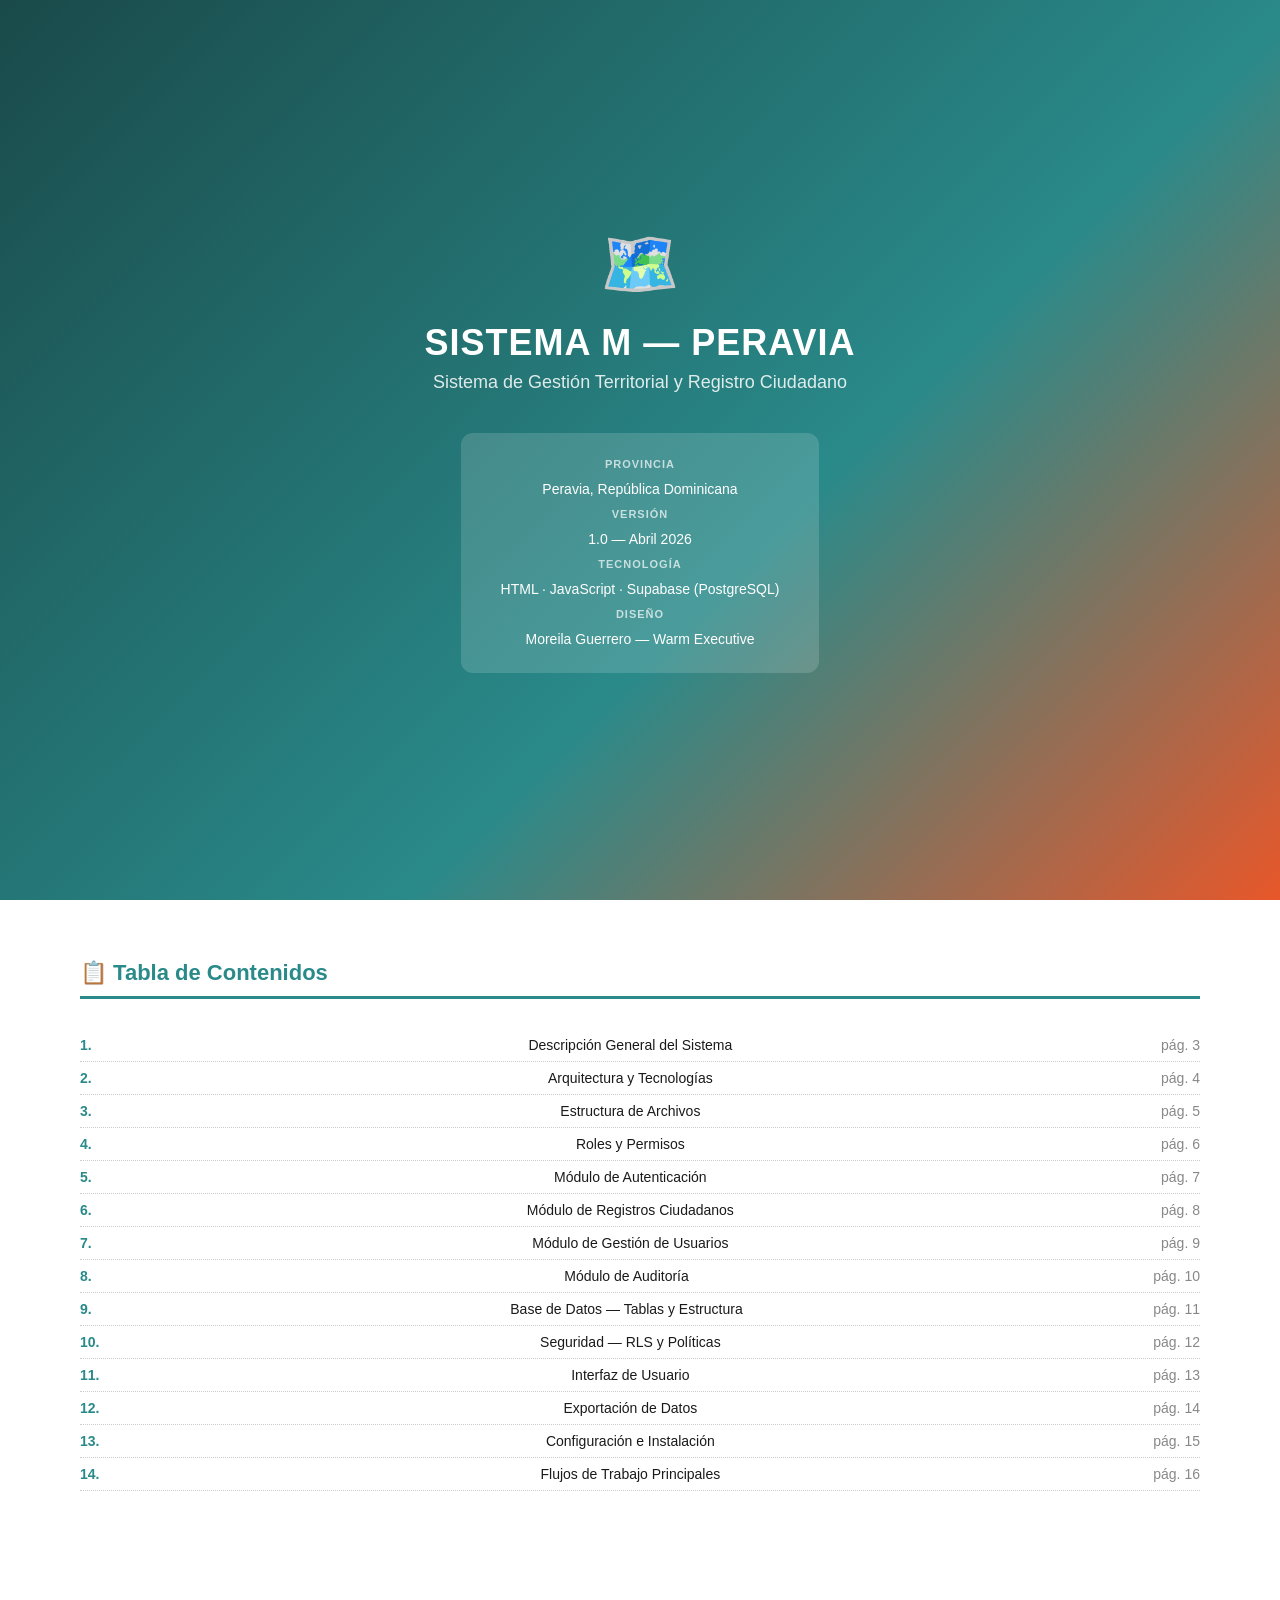
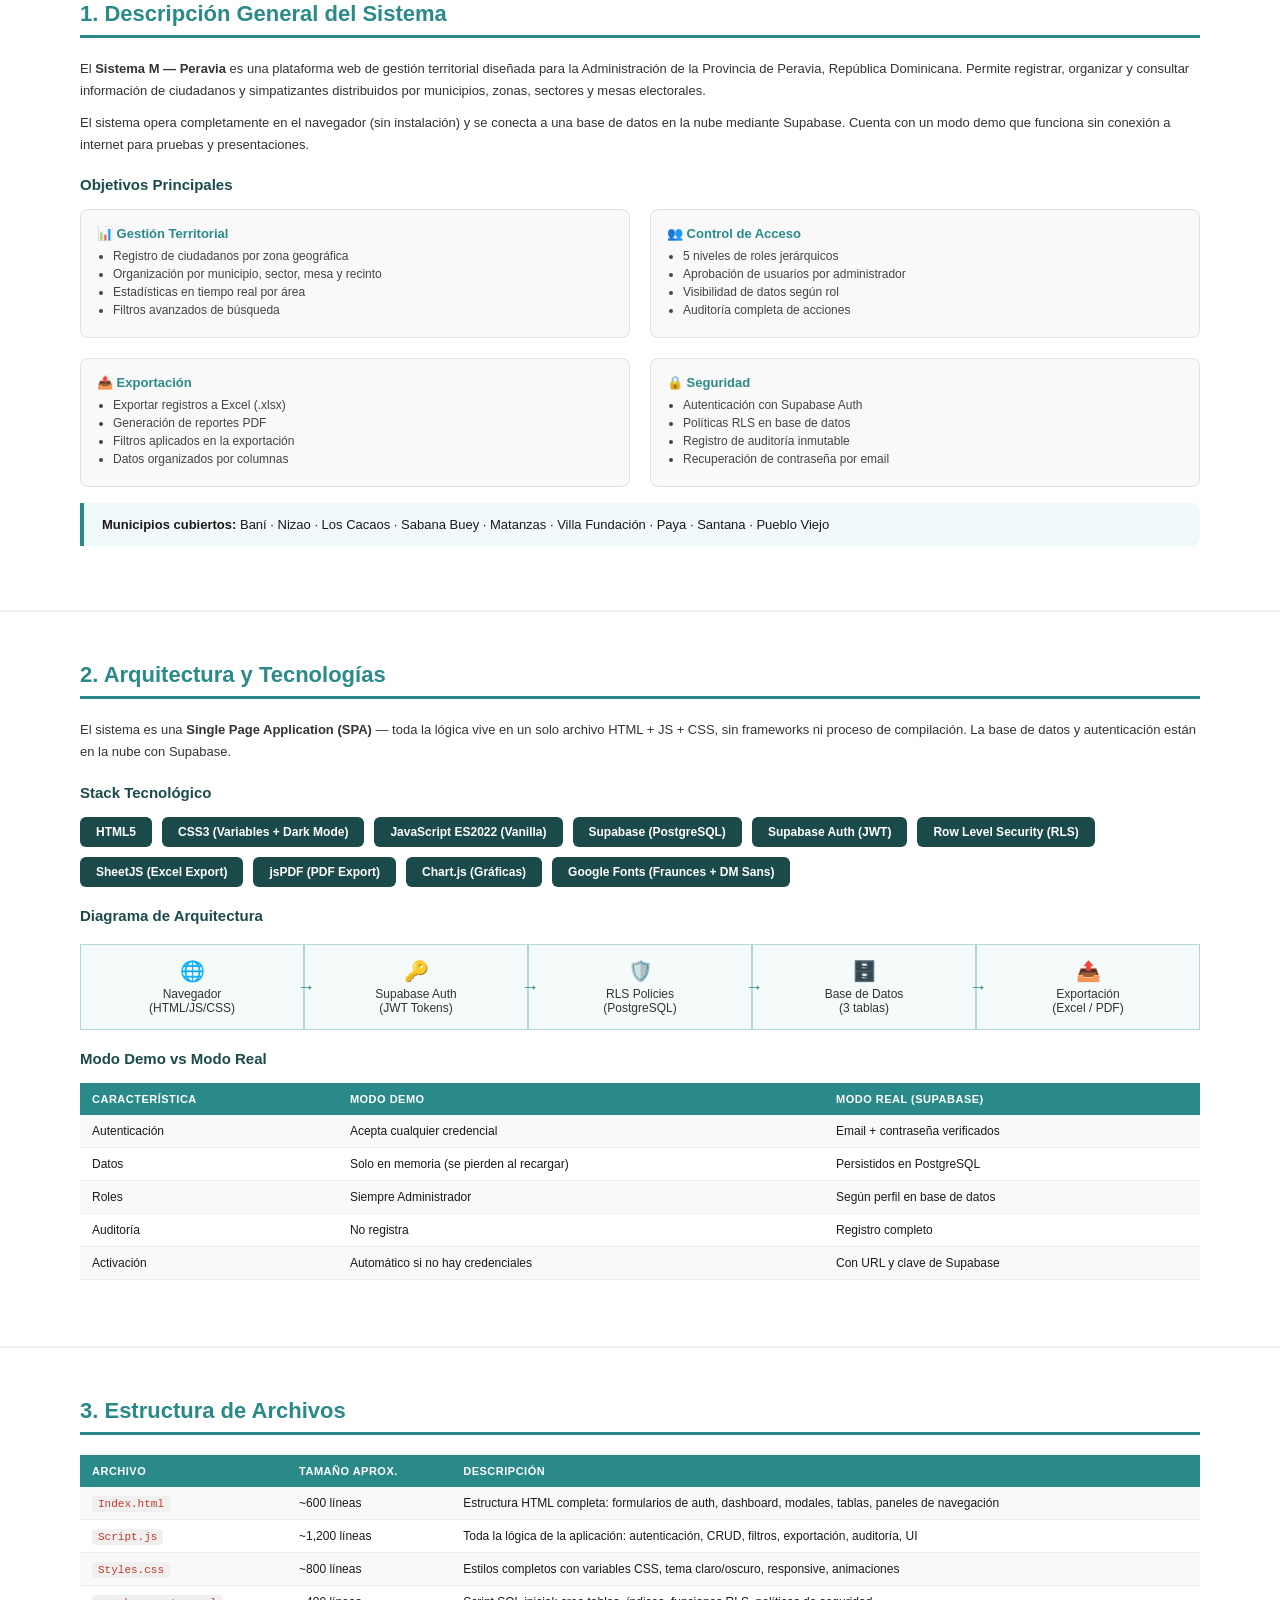
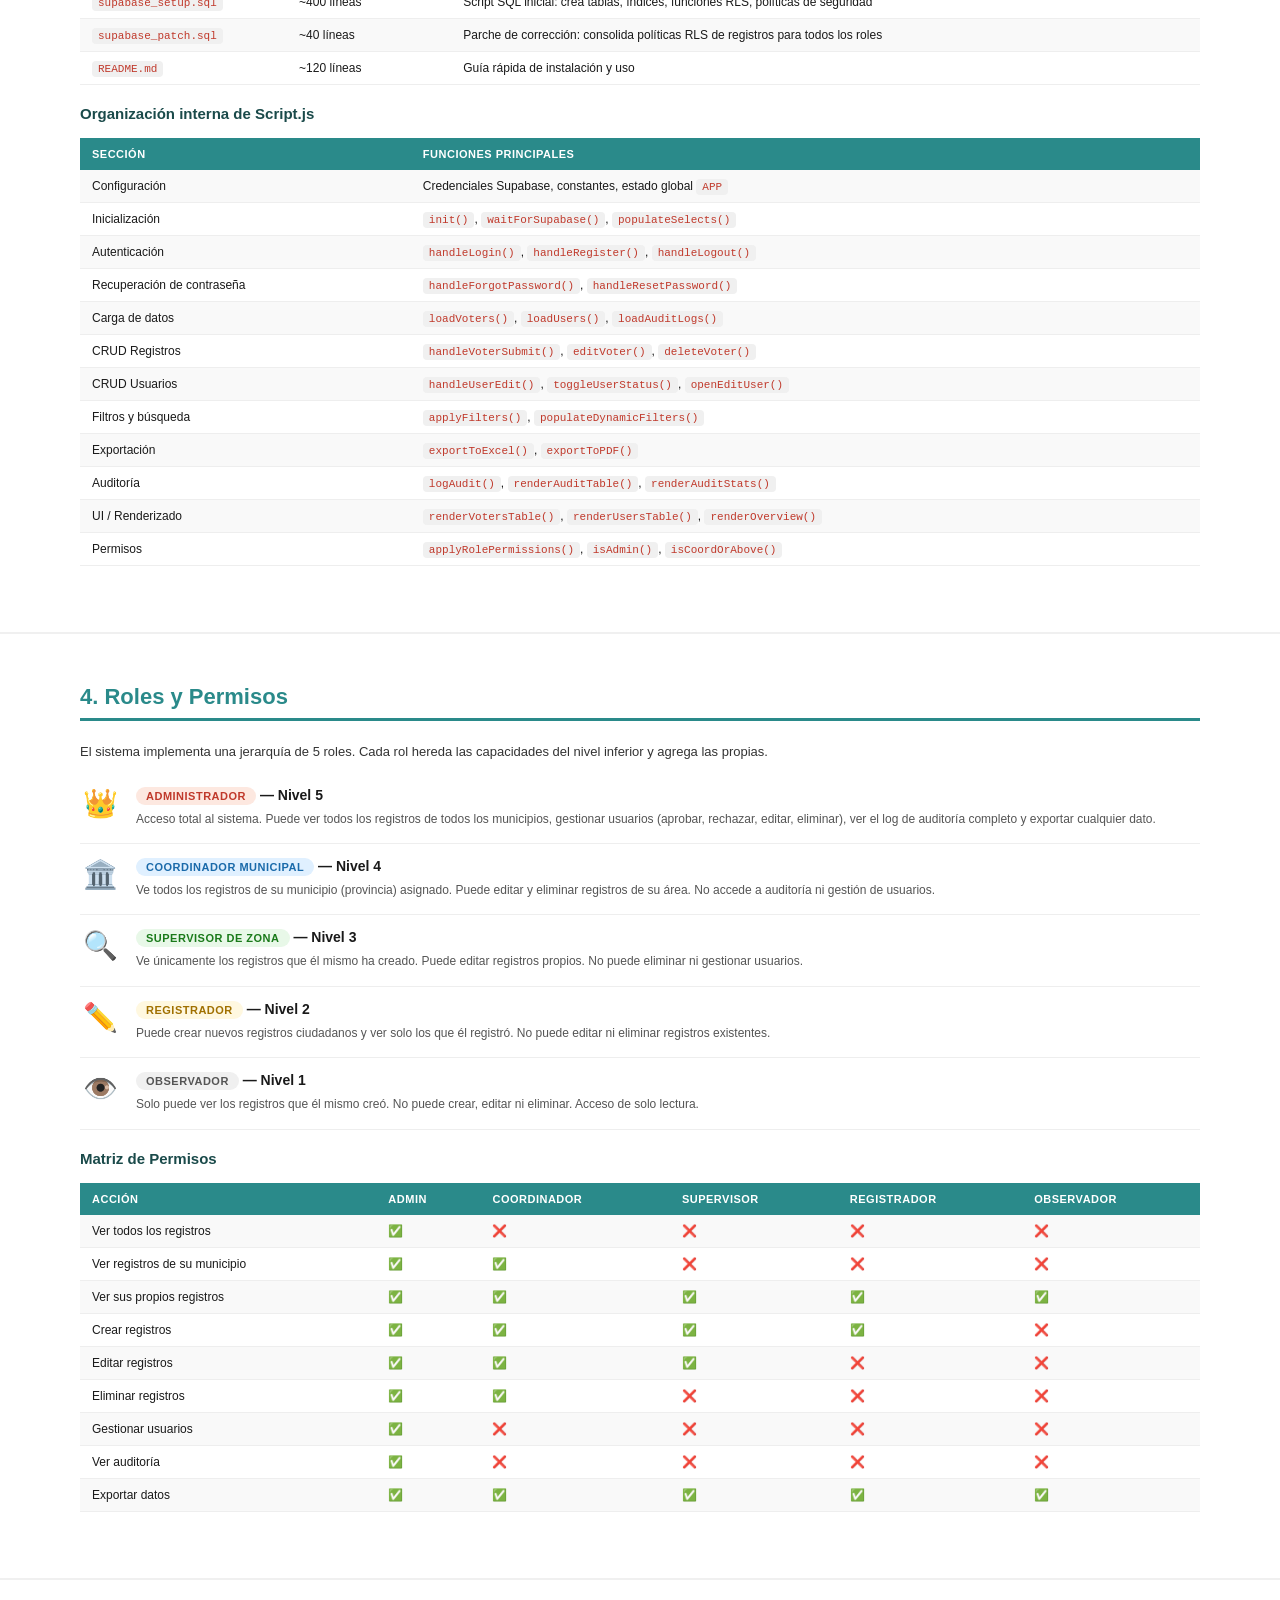
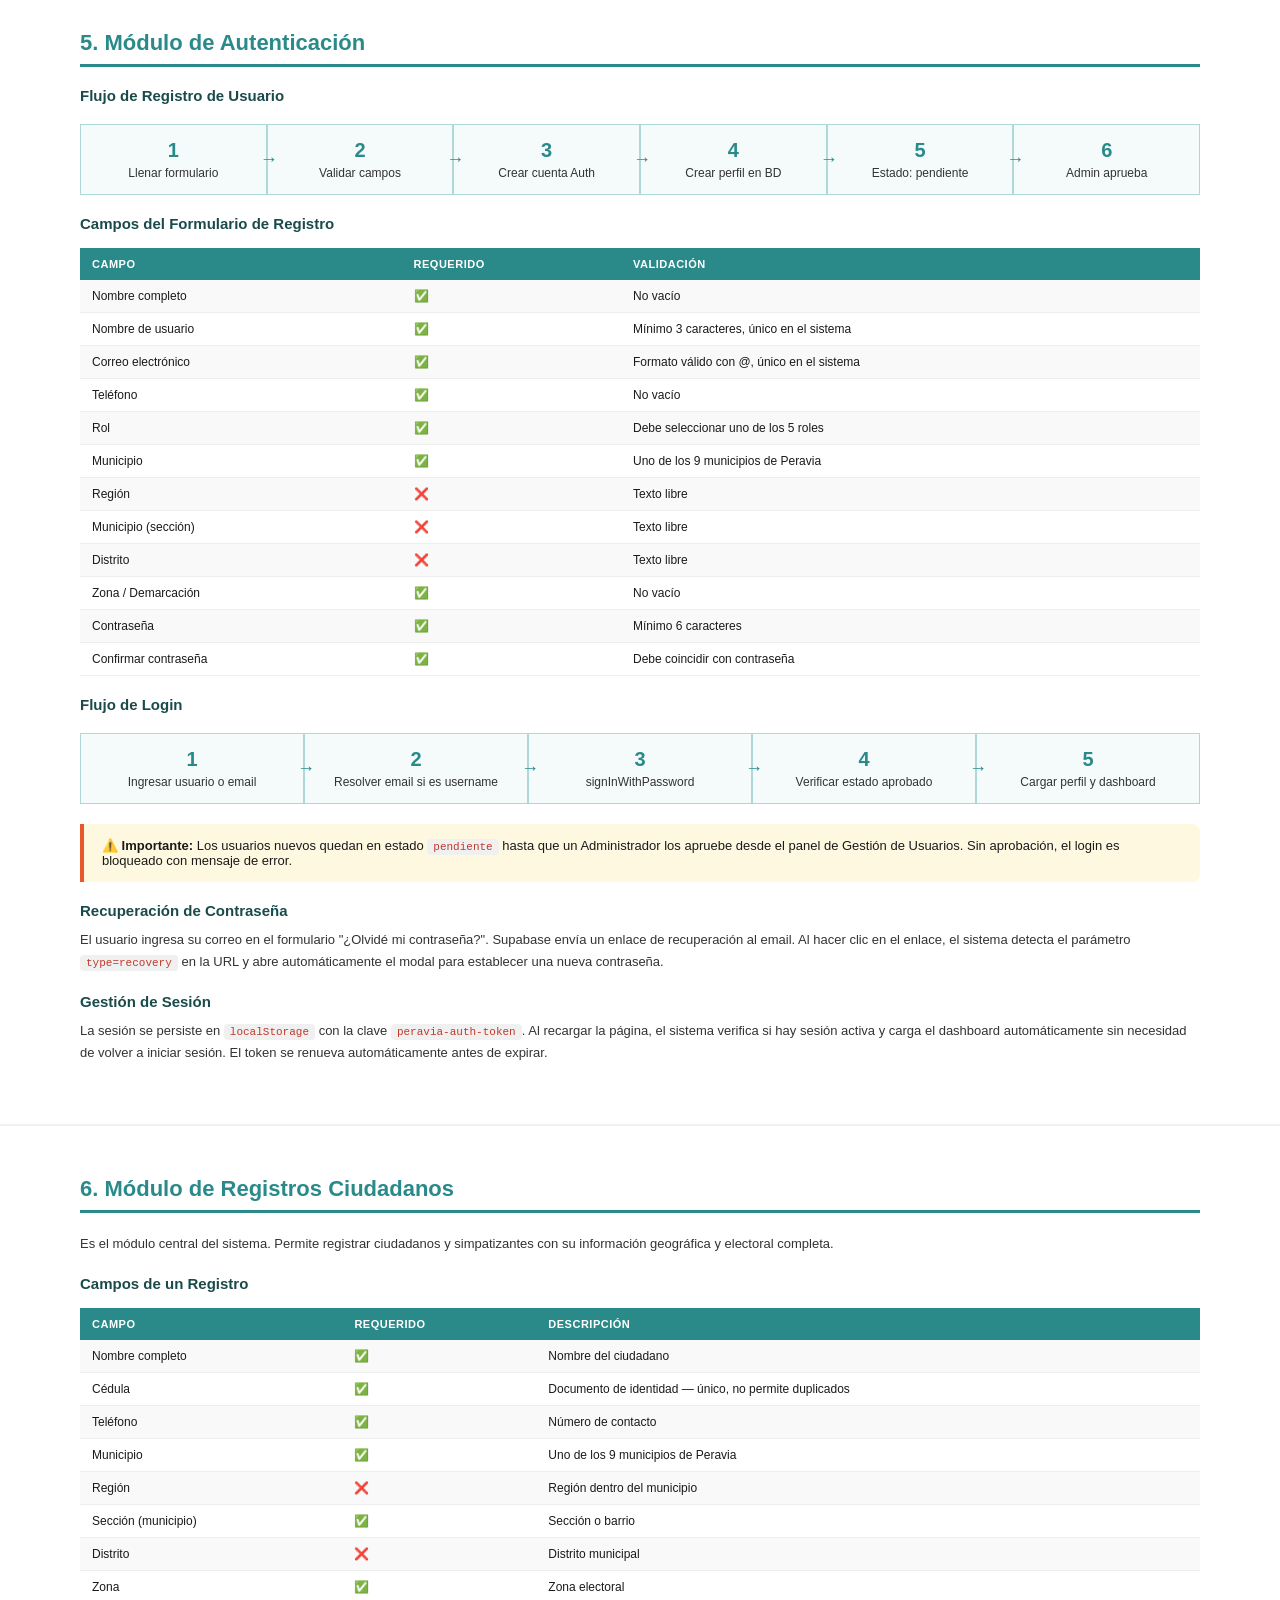
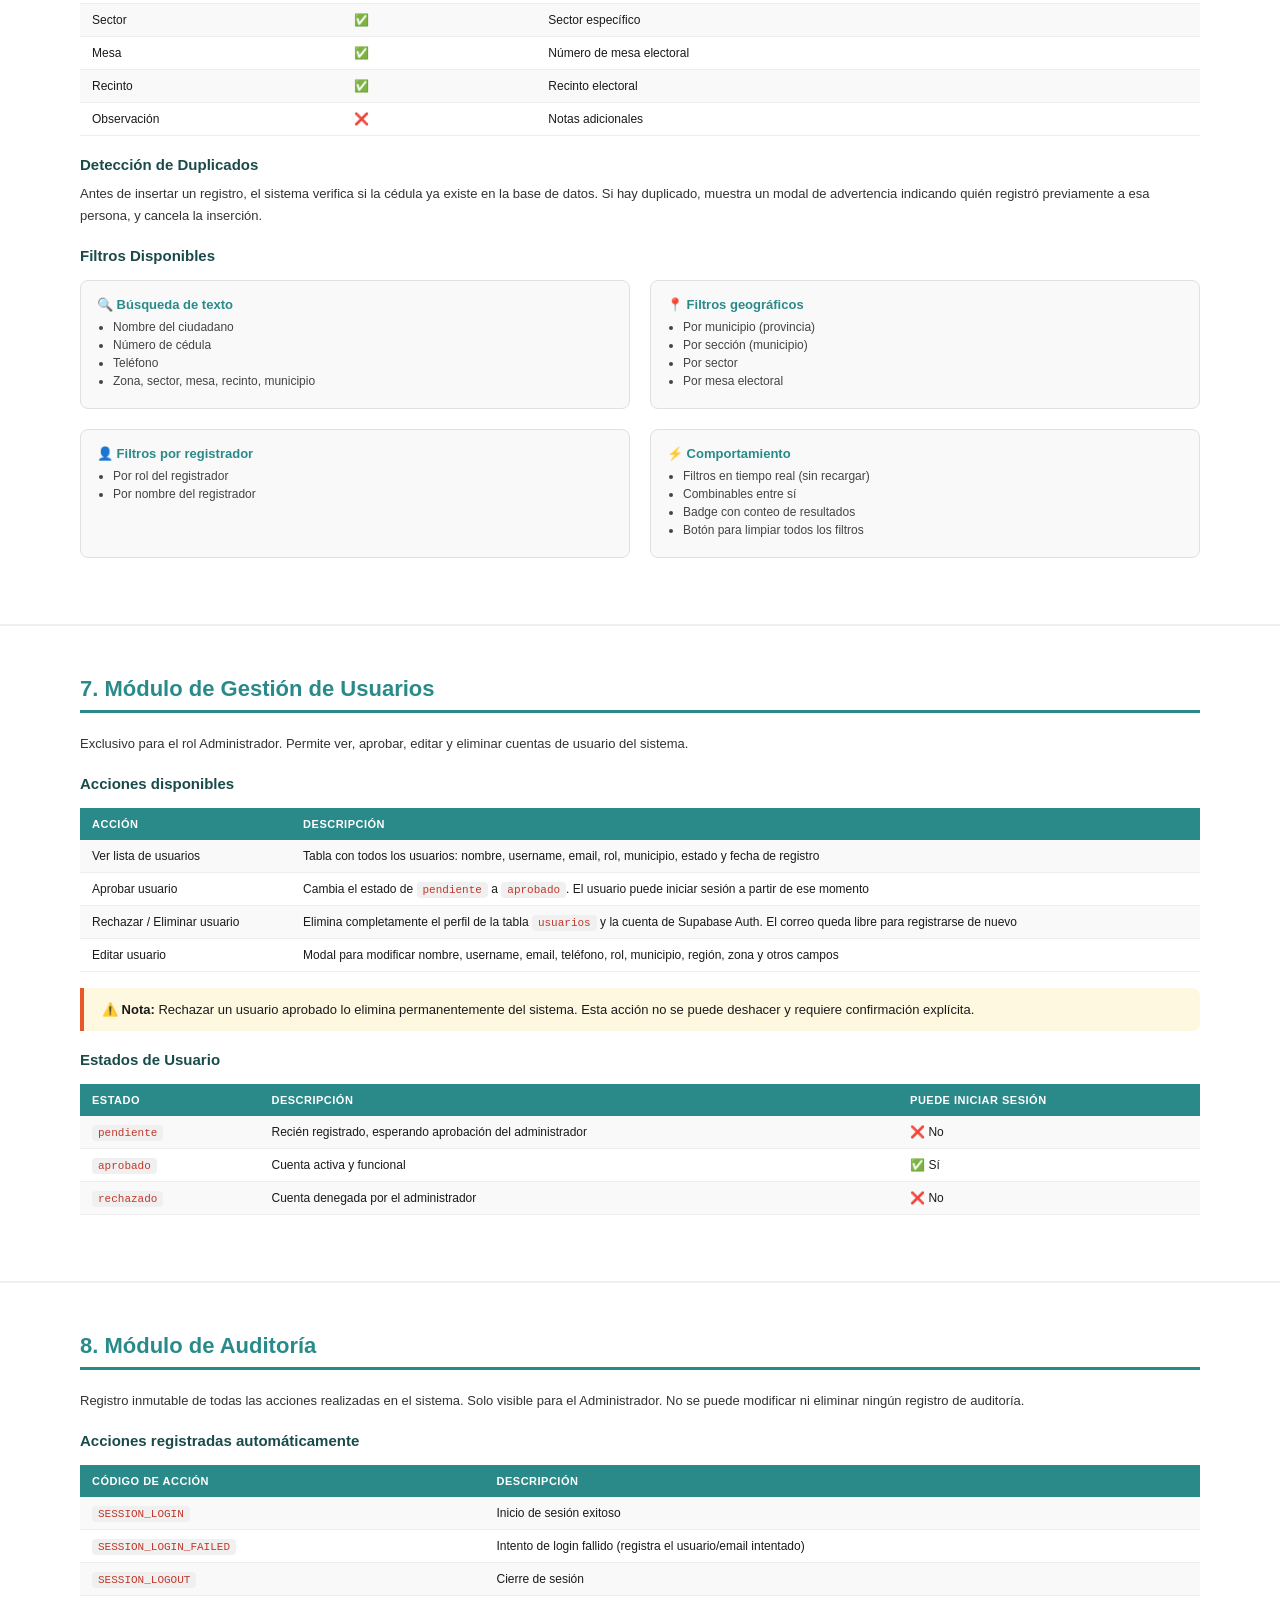
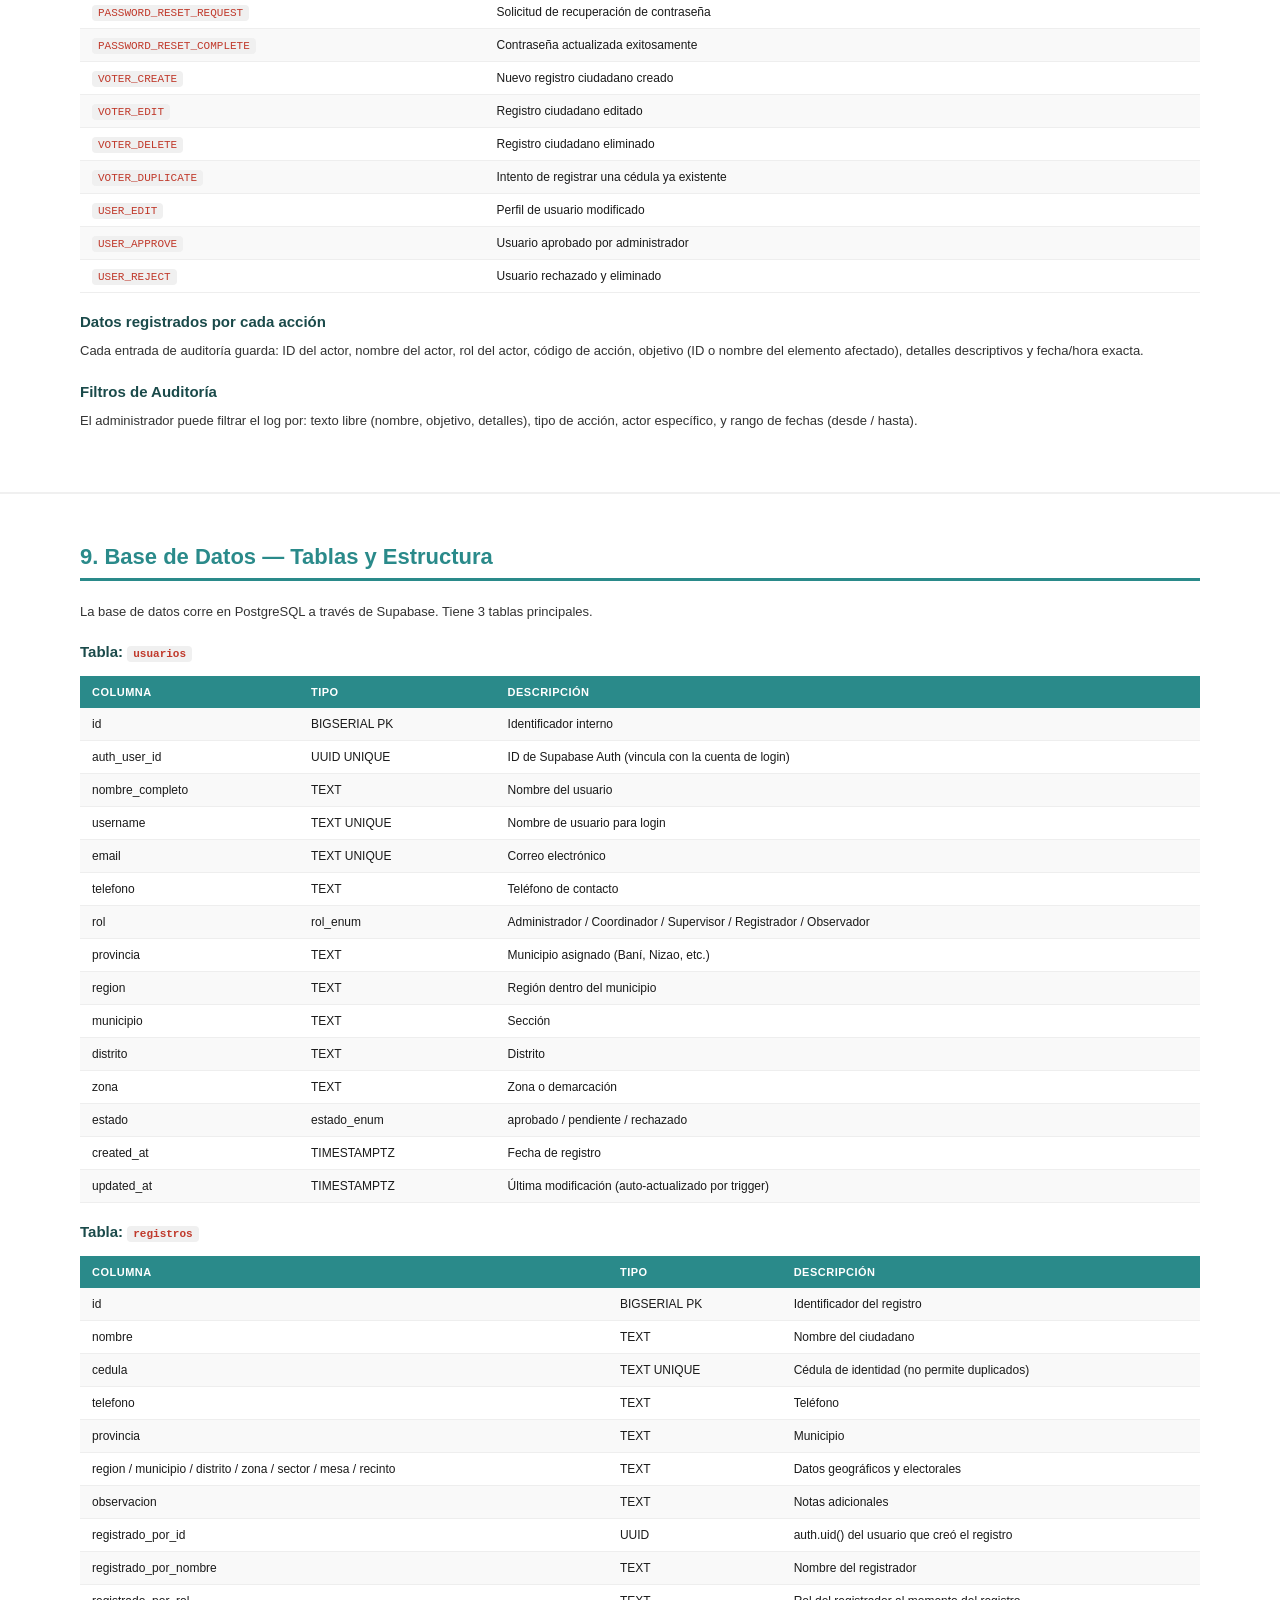
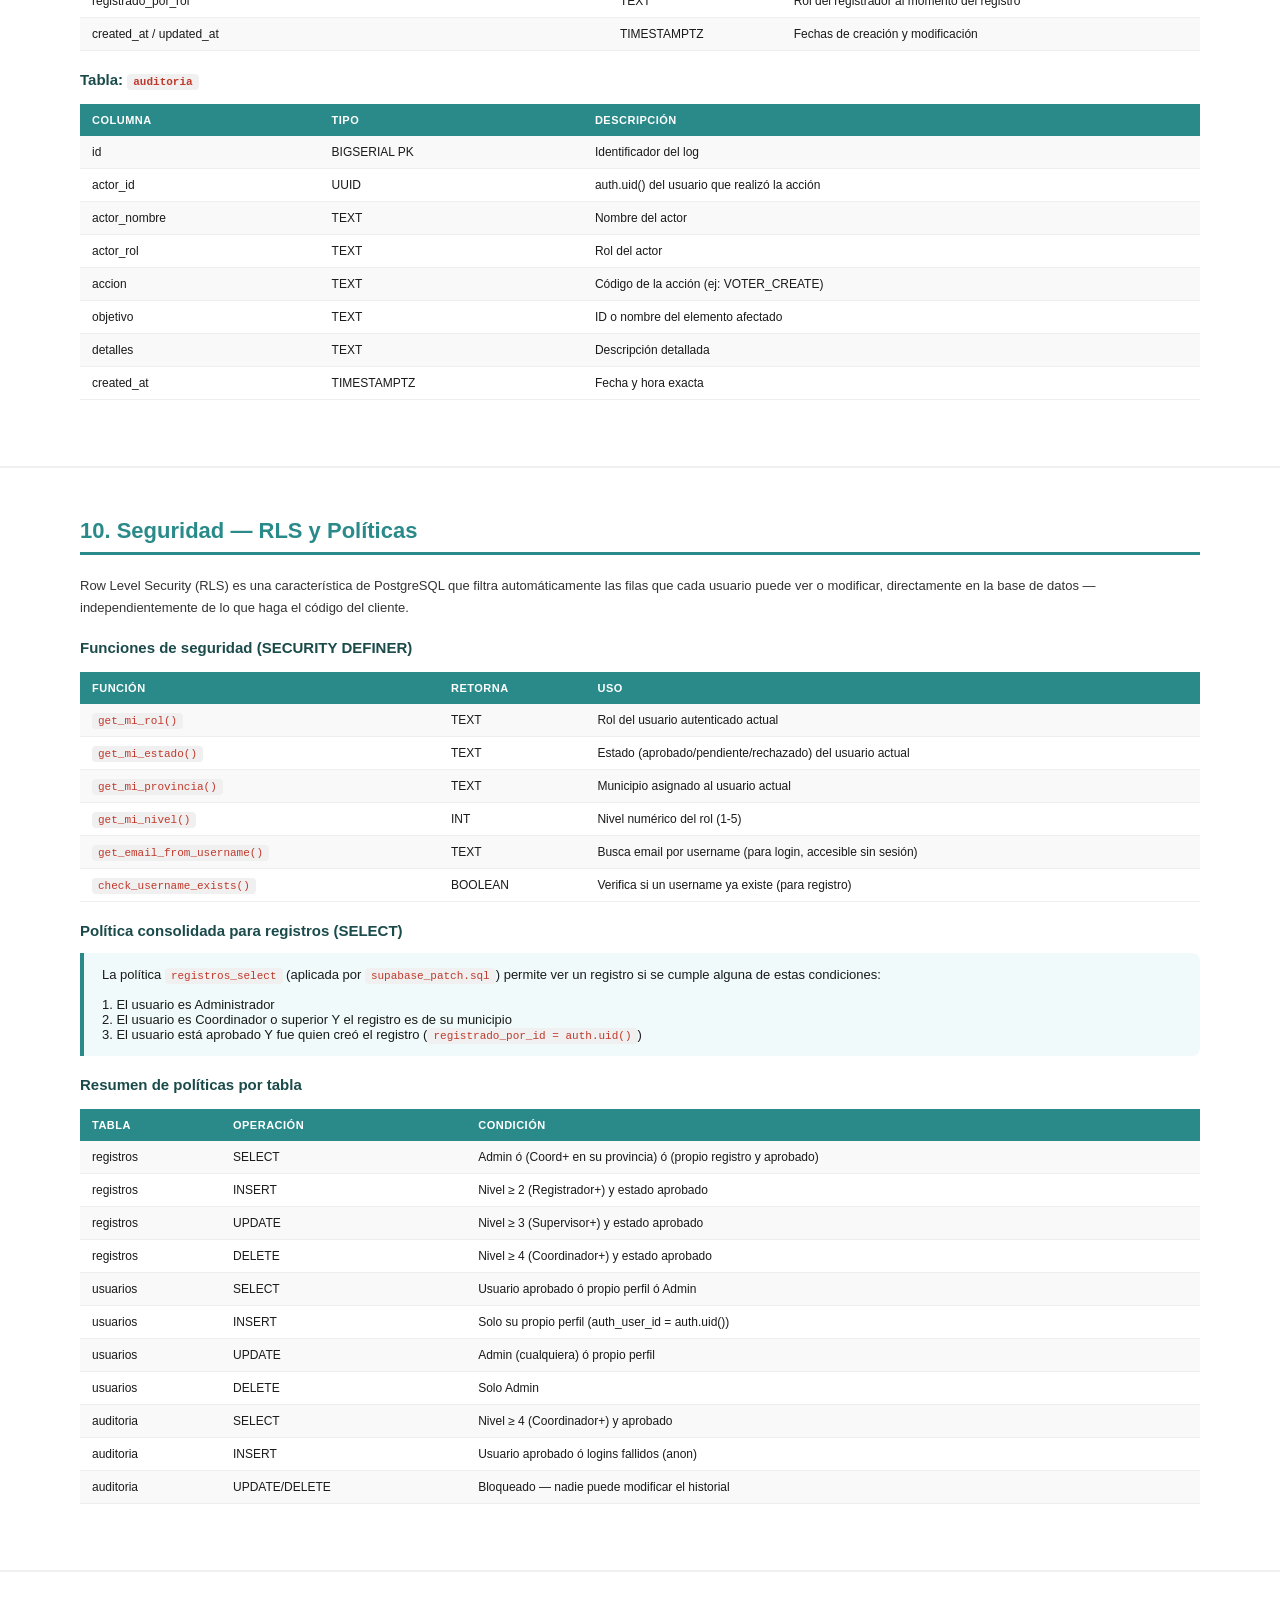
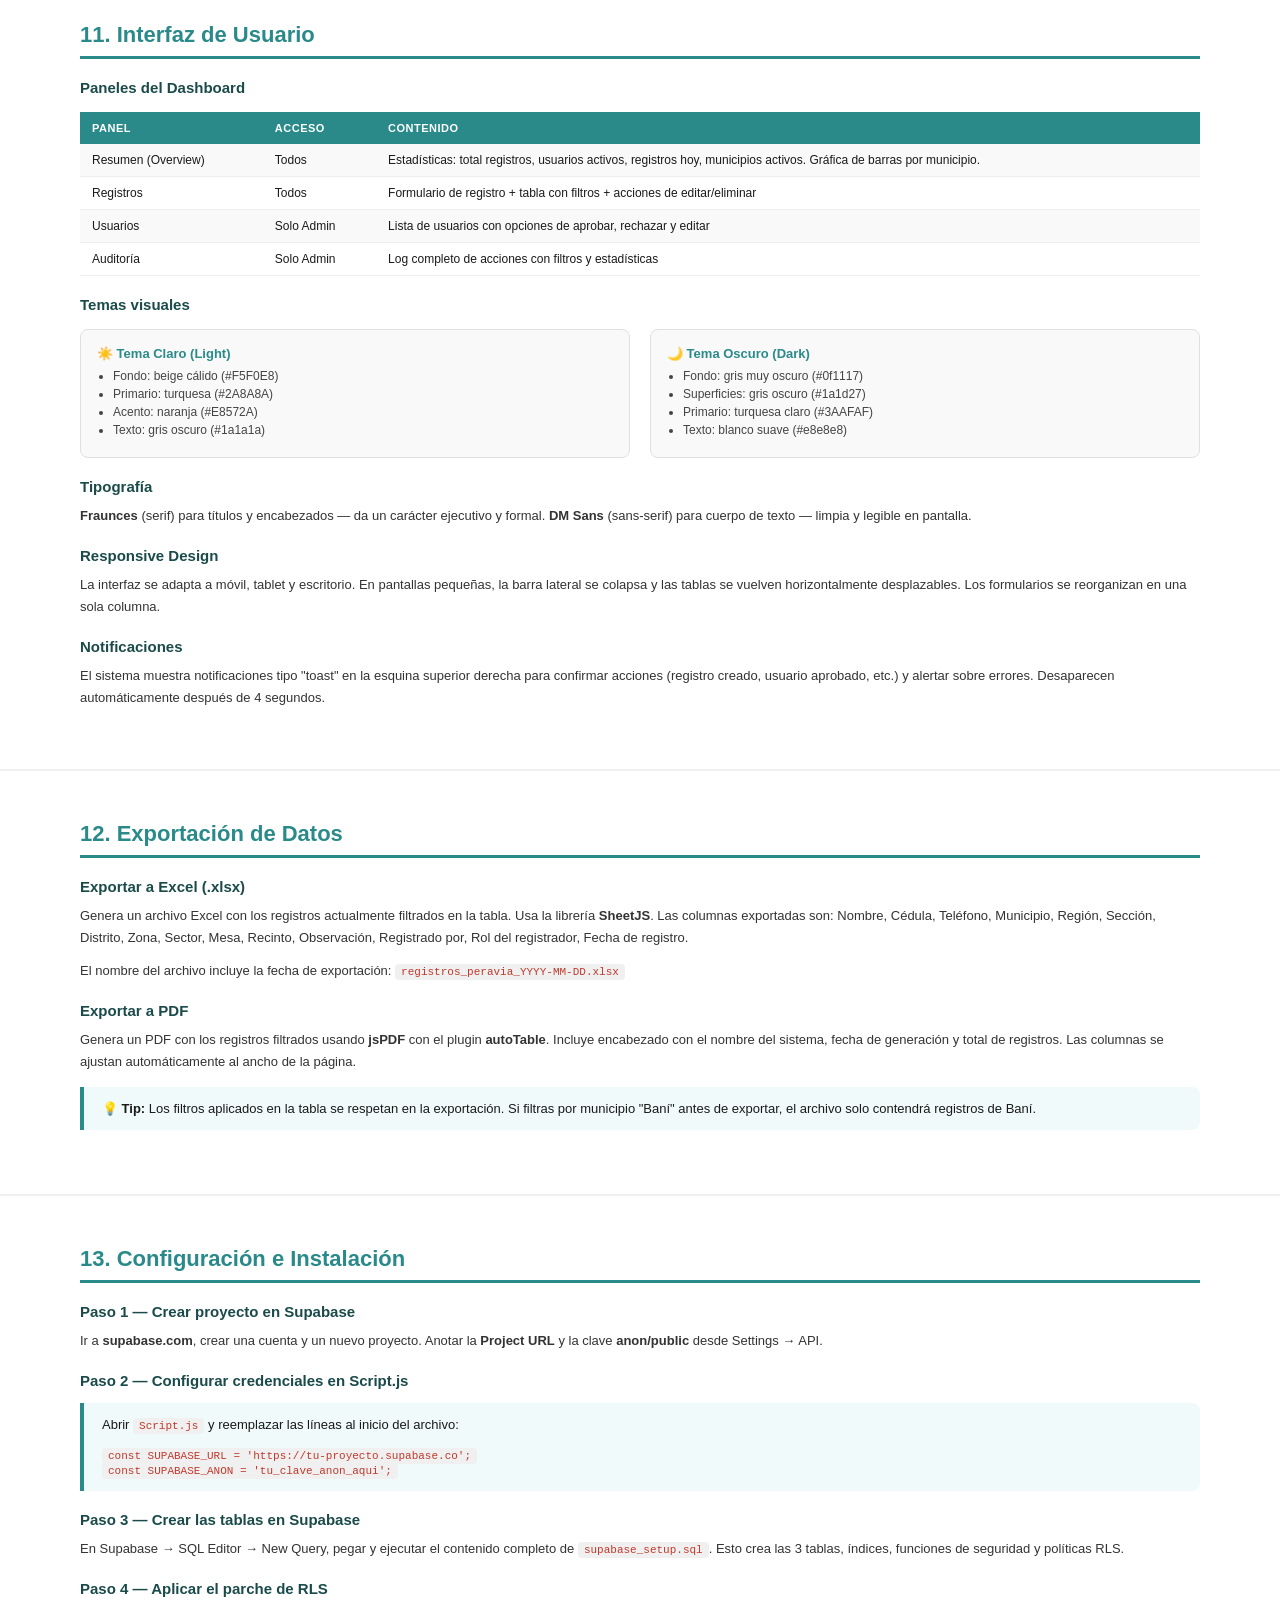
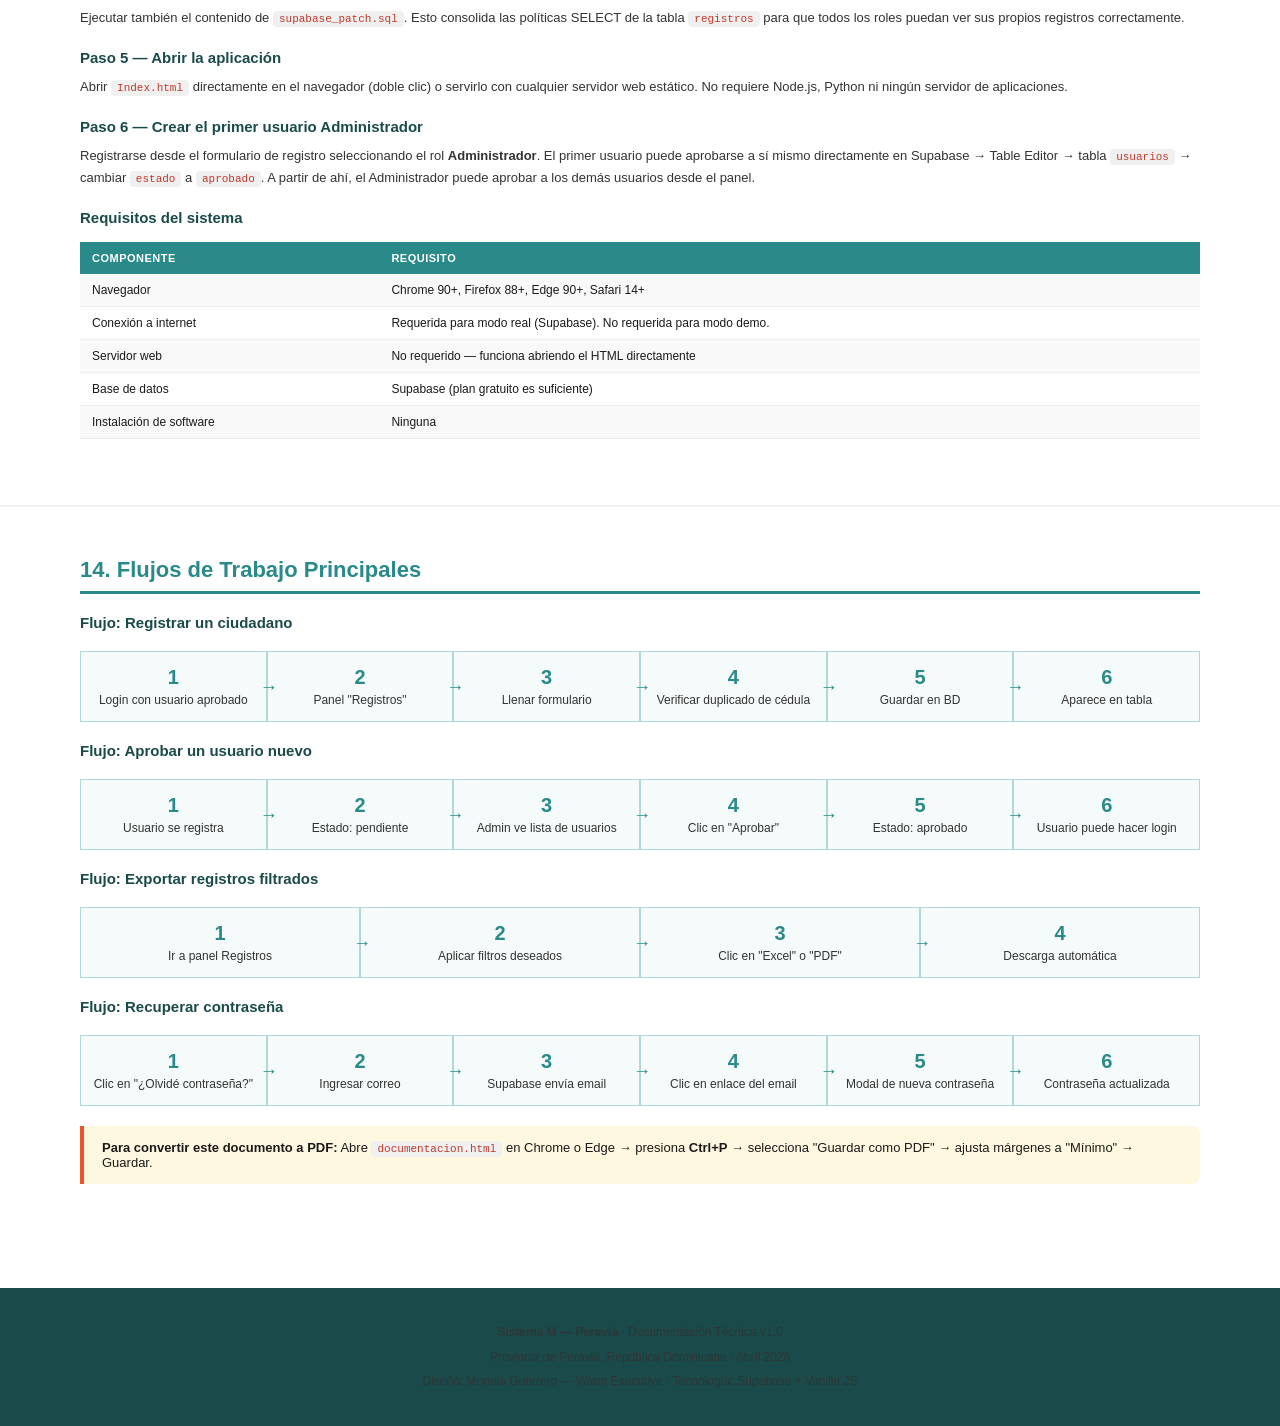
<file: documentacion.html>
<!DOCTYPE html>
<html lang="es">
<head>
<meta charset="UTF-8">
<meta name="viewport" content="width=device-width, initial-scale=1.0">
<title>Documentación — Sistema M Peravia</title>
<style>
  * { margin: 0; padding: 0; box-sizing: border-box; }
  body { font-family: 'Segoe UI', Arial, sans-serif; font-size: 13px; color: #1a1a1a; background: #fff; }
  .cover { display: flex; flex-direction: column; align-items: center; justify-content: center; min-height: 100vh; background: linear-gradient(135deg, #1a4a4a 0%, #2A8A8A 60%, #E8572A 100%); color: #fff; text-align: center; padding: 40px; page-break-after: always; }
  .cover .logo { font-size: 64px; margin-bottom: 20px; }
  .cover h1 { font-size: 36px; font-weight: 800; letter-spacing: 1px; margin-bottom: 8px; }
  .cover h2 { font-size: 18px; font-weight: 400; opacity: 0.85; margin-bottom: 40px; }
  .cover .meta { background: rgba(255,255,255,0.15); border-radius: 12px; padding: 20px 40px; font-size: 14px; line-height: 2; }
  .cover .meta strong { display: block; font-size: 11px; text-transform: uppercase; letter-spacing: 1px; opacity: 0.7; }
  .toc { padding: 60px 80px; page-break-after: always; }
  .toc h2 { font-size: 22px; color: #2A8A8A; border-bottom: 3px solid #2A8A8A; padding-bottom: 10px; margin-bottom: 30px; }
  .toc ol { list-style: none; counter-reset: toc; }
  .toc ol li { counter-increment: toc; padding: 8px 0; border-bottom: 1px dotted #ccc; display: flex; justify-content: space-between; font-size: 14px; }
  .toc ol li::before { content: counter(toc) ". "; color: #2A8A8A; font-weight: 700; margin-right: 8px; }
  .toc ol li span { color: #888; }
  section { padding: 50px 80px; page-break-inside: avoid; }
  section + section { border-top: 2px solid #f0f0f0; }
  h2.section-title { font-size: 22px; color: #2A8A8A; margin-bottom: 20px; padding-bottom: 8px; border-bottom: 3px solid #2A8A8A; display: flex; align-items: center; gap: 10px; }
  h3 { font-size: 15px; color: #1a4a4a; margin: 20px 0 10px; font-weight: 700; }
  p { line-height: 1.7; margin-bottom: 10px; color: #333; }
  .badge { display: inline-block; padding: 3px 10px; border-radius: 20px; font-size: 11px; font-weight: 700; text-transform: uppercase; letter-spacing: 0.5px; }
  .badge-admin { background: #fde8e0; color: #c0392b; }
  .badge-coord { background: #e0f0ff; color: #1a6aaa; }
  .badge-super { background: #e8f8e8; color: #1a7a1a; }
  .badge-reg   { background: #fff8e0; color: #a07000; }
  .badge-obs   { background: #f0f0f0; color: #555; }
  table { width: 100%; border-collapse: collapse; margin: 16px 0; font-size: 12px; }
  th { background: #2A8A8A; color: #fff; padding: 10px 12px; text-align: left; font-size: 11px; text-transform: uppercase; letter-spacing: 0.5px; }
  td { padding: 9px 12px; border-bottom: 1px solid #eee; vertical-align: top; }
  tr:nth-child(even) td { background: #f9f9f9; }
  .flow { display: flex; flex-wrap: wrap; gap: 0; margin: 20px 0; }
  .flow-step { flex: 1; min-width: 120px; background: #f5fafa; border: 1px solid #b0d8d8; padding: 14px 10px; text-align: center; position: relative; font-size: 12px; }
  .flow-step:not(:last-child)::after { content: '→'; position: absolute; right: -12px; top: 50%; transform: translateY(-50%); color: #2A8A8A; font-size: 18px; font-weight: 700; z-index: 1; }
  .flow-step .num { display: block; font-size: 20px; font-weight: 800; color: #2A8A8A; }
  .flow-step .label { display: block; margin-top: 4px; color: #333; }
  .highlight { background: #f0fafa; border-left: 4px solid #2A8A8A; padding: 14px 18px; margin: 14px 0; border-radius: 0 8px 8px 0; }
  .highlight.warn { background: #fff8e0; border-color: #E8572A; }
  .highlight.danger { background: #fde8e0; border-color: #c0392b; }
  code { background: #f0f0f0; padding: 2px 6px; border-radius: 4px; font-family: 'Courier New', monospace; font-size: 11px; color: #c0392b; }
  .grid2 { display: grid; grid-template-columns: 1fr 1fr; gap: 20px; margin: 16px 0; }
  .card { background: #f9f9f9; border: 1px solid #e0e0e0; border-radius: 8px; padding: 16px; }
  .card h4 { color: #2A8A8A; font-size: 13px; margin-bottom: 8px; }
  .card ul { padding-left: 16px; }
  .card ul li { margin-bottom: 4px; font-size: 12px; color: #444; }
  .role-row { display: flex; align-items: flex-start; gap: 16px; padding: 14px 0; border-bottom: 1px solid #eee; }
  .role-icon { font-size: 28px; min-width: 40px; text-align: center; }
  .role-info h4 { font-size: 14px; margin-bottom: 4px; }
  .role-info p { font-size: 12px; color: #555; margin: 0; }
  .tech-stack { display: flex; flex-wrap: wrap; gap: 10px; margin: 16px 0; }
  .tech-item { background: #1a4a4a; color: #fff; padding: 8px 16px; border-radius: 6px; font-size: 12px; font-weight: 600; }
  .footer-doc { background: #1a4a4a; color: #fff; text-align: center; padding: 30px; font-size: 12px; margin-top: 40px; }
  .footer-doc p { opacity: 0.8; margin: 4px 0; }
  @media print {
    .cover { min-height: 100vh; }
    section { page-break-inside: avoid; }
    @page { margin: 15mm; }
  }
</style>
</head>
<body>

<!-- PORTADA -->
<div class="cover">
  <div class="logo">🗺️</div>
  <h1>SISTEMA M — PERAVIA</h1>
  <h2>Sistema de Gestión Territorial y Registro Ciudadano</h2>
  <div class="meta">
    <strong>Provincia</strong>Peravia, República Dominicana
    <strong>Versión</strong>1.0 — Abril 2026
    <strong>Tecnología</strong>HTML · JavaScript · Supabase (PostgreSQL)
    <strong>Diseño</strong>Moreila Guerrero — Warm Executive
  </div>
</div>

<!-- TABLA DE CONTENIDOS -->
<div class="toc">
  <h2>📋 Tabla de Contenidos</h2>
  <ol>
    <li>Descripción General del Sistema <span>pág. 3</span></li>
    <li>Arquitectura y Tecnologías <span>pág. 4</span></li>
    <li>Estructura de Archivos <span>pág. 5</span></li>
    <li>Roles y Permisos <span>pág. 6</span></li>
    <li>Módulo de Autenticación <span>pág. 7</span></li>
    <li>Módulo de Registros Ciudadanos <span>pág. 8</span></li>
    <li>Módulo de Gestión de Usuarios <span>pág. 9</span></li>
    <li>Módulo de Auditoría <span>pág. 10</span></li>
    <li>Base de Datos — Tablas y Estructura <span>pág. 11</span></li>
    <li>Seguridad — RLS y Políticas <span>pág. 12</span></li>
    <li>Interfaz de Usuario <span>pág. 13</span></li>
    <li>Exportación de Datos <span>pág. 14</span></li>
    <li>Configuración e Instalación <span>pág. 15</span></li>
    <li>Flujos de Trabajo Principales <span>pág. 16</span></li>
  </ol>
</div>

<!-- SECCIÓN 1: DESCRIPCIÓN GENERAL -->
<section>
  <h2 class="section-title">1. Descripción General del Sistema</h2>
  <p>El <strong>Sistema M — Peravia</strong> es una plataforma web de gestión territorial diseñada para la Administración de la Provincia de Peravia, República Dominicana. Permite registrar, organizar y consultar información de ciudadanos y simpatizantes distribuidos por municipios, zonas, sectores y mesas electorales.</p>
  <p>El sistema opera completamente en el navegador (sin instalación) y se conecta a una base de datos en la nube mediante Supabase. Cuenta con un modo demo que funciona sin conexión a internet para pruebas y presentaciones.</p>

  <h3>Objetivos Principales</h3>
  <div class="grid2">
    <div class="card">
      <h4>📊 Gestión Territorial</h4>
      <ul>
        <li>Registro de ciudadanos por zona geográfica</li>
        <li>Organización por municipio, sector, mesa y recinto</li>
        <li>Estadísticas en tiempo real por área</li>
        <li>Filtros avanzados de búsqueda</li>
      </ul>
    </div>
    <div class="card">
      <h4>👥 Control de Acceso</h4>
      <ul>
        <li>5 niveles de roles jerárquicos</li>
        <li>Aprobación de usuarios por administrador</li>
        <li>Visibilidad de datos según rol</li>
        <li>Auditoría completa de acciones</li>
      </ul>
    </div>
    <div class="card">
      <h4>📤 Exportación</h4>
      <ul>
        <li>Exportar registros a Excel (.xlsx)</li>
        <li>Generación de reportes PDF</li>
        <li>Filtros aplicados en la exportación</li>
        <li>Datos organizados por columnas</li>
      </ul>
    </div>
    <div class="card">
      <h4>🔒 Seguridad</h4>
      <ul>
        <li>Autenticación con Supabase Auth</li>
        <li>Políticas RLS en base de datos</li>
        <li>Registro de auditoría inmutable</li>
        <li>Recuperación de contraseña por email</li>
      </ul>
    </div>
  </div>

  <div class="highlight">
    <strong>Municipios cubiertos:</strong> Baní · Nizao · Los Cacaos · Sabana Buey · Matanzas · Villa Fundación · Paya · Santana · Pueblo Viejo
  </div>
</section>

<!-- SECCIÓN 2: ARQUITECTURA -->
<section>
  <h2 class="section-title">2. Arquitectura y Tecnologías</h2>
  <p>El sistema es una <strong>Single Page Application (SPA)</strong> — toda la lógica vive en un solo archivo HTML + JS + CSS, sin frameworks ni proceso de compilación. La base de datos y autenticación están en la nube con Supabase.</p>

  <h3>Stack Tecnológico</h3>
  <div class="tech-stack">
    <div class="tech-item">HTML5</div>
    <div class="tech-item">CSS3 (Variables + Dark Mode)</div>
    <div class="tech-item">JavaScript ES2022 (Vanilla)</div>
    <div class="tech-item">Supabase (PostgreSQL)</div>
    <div class="tech-item">Supabase Auth (JWT)</div>
    <div class="tech-item">Row Level Security (RLS)</div>
    <div class="tech-item">SheetJS (Excel Export)</div>
    <div class="tech-item">jsPDF (PDF Export)</div>
    <div class="tech-item">Chart.js (Gráficas)</div>
    <div class="tech-item">Google Fonts (Fraunces + DM Sans)</div>
  </div>

  <h3>Diagrama de Arquitectura</h3>
  <div class="flow">
    <div class="flow-step"><span class="num">🌐</span><span class="label">Navegador<br>(HTML/JS/CSS)</span></div>
    <div class="flow-step"><span class="num">🔑</span><span class="label">Supabase Auth<br>(JWT Tokens)</span></div>
    <div class="flow-step"><span class="num">🛡️</span><span class="label">RLS Policies<br>(PostgreSQL)</span></div>
    <div class="flow-step"><span class="num">🗄️</span><span class="label">Base de Datos<br>(3 tablas)</span></div>
    <div class="flow-step"><span class="num">📤</span><span class="label">Exportación<br>(Excel / PDF)</span></div>
  </div>

  <h3>Modo Demo vs Modo Real</h3>
  <table>
    <tr><th>Característica</th><th>Modo Demo</th><th>Modo Real (Supabase)</th></tr>
    <tr><td>Autenticación</td><td>Acepta cualquier credencial</td><td>Email + contraseña verificados</td></tr>
    <tr><td>Datos</td><td>Solo en memoria (se pierden al recargar)</td><td>Persistidos en PostgreSQL</td></tr>
    <tr><td>Roles</td><td>Siempre Administrador</td><td>Según perfil en base de datos</td></tr>
    <tr><td>Auditoría</td><td>No registra</td><td>Registro completo</td></tr>
    <tr><td>Activación</td><td>Automático si no hay credenciales</td><td>Con URL y clave de Supabase</td></tr>
  </table>
</section>

<!-- SECCIÓN 3: ESTRUCTURA DE ARCHIVOS -->
<section>
  <h2 class="section-title">3. Estructura de Archivos</h2>
  <table>
    <tr><th>Archivo</th><th>Tamaño aprox.</th><th>Descripción</th></tr>
    <tr><td><code>Index.html</code></td><td>~600 líneas</td><td>Estructura HTML completa: formularios de auth, dashboard, modales, tablas, paneles de navegación</td></tr>
    <tr><td><code>Script.js</code></td><td>~1,200 líneas</td><td>Toda la lógica de la aplicación: autenticación, CRUD, filtros, exportación, auditoría, UI</td></tr>
    <tr><td><code>Styles.css</code></td><td>~800 líneas</td><td>Estilos completos con variables CSS, tema claro/oscuro, responsive, animaciones</td></tr>
    <tr><td><code>supabase_setup.sql</code></td><td>~400 líneas</td><td>Script SQL inicial: crea tablas, índices, funciones RLS, políticas de seguridad</td></tr>
    <tr><td><code>supabase_patch.sql</code></td><td>~40 líneas</td><td>Parche de corrección: consolida políticas RLS de registros para todos los roles</td></tr>
    <tr><td><code>README.md</code></td><td>~120 líneas</td><td>Guía rápida de instalación y uso</td></tr>
  </table>

  <h3>Organización interna de Script.js</h3>
  <table>
    <tr><th>Sección</th><th>Funciones principales</th></tr>
    <tr><td>Configuración</td><td>Credenciales Supabase, constantes, estado global <code>APP</code></td></tr>
    <tr><td>Inicialización</td><td><code>init()</code>, <code>waitForSupabase()</code>, <code>populateSelects()</code></td></tr>
    <tr><td>Autenticación</td><td><code>handleLogin()</code>, <code>handleRegister()</code>, <code>handleLogout()</code></td></tr>
    <tr><td>Recuperación de contraseña</td><td><code>handleForgotPassword()</code>, <code>handleResetPassword()</code></td></tr>
    <tr><td>Carga de datos</td><td><code>loadVoters()</code>, <code>loadUsers()</code>, <code>loadAuditLogs()</code></td></tr>
    <tr><td>CRUD Registros</td><td><code>handleVoterSubmit()</code>, <code>editVoter()</code>, <code>deleteVoter()</code></td></tr>
    <tr><td>CRUD Usuarios</td><td><code>handleUserEdit()</code>, <code>toggleUserStatus()</code>, <code>openEditUser()</code></td></tr>
    <tr><td>Filtros y búsqueda</td><td><code>applyFilters()</code>, <code>populateDynamicFilters()</code></td></tr>
    <tr><td>Exportación</td><td><code>exportToExcel()</code>, <code>exportToPDF()</code></td></tr>
    <tr><td>Auditoría</td><td><code>logAudit()</code>, <code>renderAuditTable()</code>, <code>renderAuditStats()</code></td></tr>
    <tr><td>UI / Renderizado</td><td><code>renderVotersTable()</code>, <code>renderUsersTable()</code>, <code>renderOverview()</code></td></tr>
    <tr><td>Permisos</td><td><code>applyRolePermissions()</code>, <code>isAdmin()</code>, <code>isCoordOrAbove()</code></td></tr>
  </table>
</section>

<!-- SECCIÓN 4: ROLES Y PERMISOS -->
<section>
  <h2 class="section-title">4. Roles y Permisos</h2>
  <p>El sistema implementa una jerarquía de 5 roles. Cada rol hereda las capacidades del nivel inferior y agrega las propias.</p>

  <div class="role-row">
    <div class="role-icon">👑</div>
    <div class="role-info">
      <h4><span class="badge badge-admin">Administrador</span> — Nivel 5</h4>
      <p>Acceso total al sistema. Puede ver todos los registros de todos los municipios, gestionar usuarios (aprobar, rechazar, editar, eliminar), ver el log de auditoría completo y exportar cualquier dato.</p>
    </div>
  </div>
  <div class="role-row">
    <div class="role-icon">🏛️</div>
    <div class="role-info">
      <h4><span class="badge badge-coord">Coordinador Municipal</span> — Nivel 4</h4>
      <p>Ve todos los registros de su municipio (provincia) asignado. Puede editar y eliminar registros de su área. No accede a auditoría ni gestión de usuarios.</p>
    </div>
  </div>
  <div class="role-row">
    <div class="role-icon">🔍</div>
    <div class="role-info">
      <h4><span class="badge badge-super">Supervisor de Zona</span> — Nivel 3</h4>
      <p>Ve únicamente los registros que él mismo ha creado. Puede editar registros propios. No puede eliminar ni gestionar usuarios.</p>
    </div>
  </div>
  <div class="role-row">
    <div class="role-icon">✏️</div>
    <div class="role-info">
      <h4><span class="badge badge-reg">Registrador</span> — Nivel 2</h4>
      <p>Puede crear nuevos registros ciudadanos y ver solo los que él registró. No puede editar ni eliminar registros existentes.</p>
    </div>
  </div>
  <div class="role-row">
    <div class="role-icon">👁️</div>
    <div class="role-info">
      <h4><span class="badge badge-obs">Observador</span> — Nivel 1</h4>
      <p>Solo puede ver los registros que él mismo creó. No puede crear, editar ni eliminar. Acceso de solo lectura.</p>
    </div>
  </div>

  <h3>Matriz de Permisos</h3>
  <table>
    <tr><th>Acción</th><th>Admin</th><th>Coordinador</th><th>Supervisor</th><th>Registrador</th><th>Observador</th></tr>
    <tr><td>Ver todos los registros</td><td>✅</td><td>❌</td><td>❌</td><td>❌</td><td>❌</td></tr>
    <tr><td>Ver registros de su municipio</td><td>✅</td><td>✅</td><td>❌</td><td>❌</td><td>❌</td></tr>
    <tr><td>Ver sus propios registros</td><td>✅</td><td>✅</td><td>✅</td><td>✅</td><td>✅</td></tr>
    <tr><td>Crear registros</td><td>✅</td><td>✅</td><td>✅</td><td>✅</td><td>❌</td></tr>
    <tr><td>Editar registros</td><td>✅</td><td>✅</td><td>✅</td><td>❌</td><td>❌</td></tr>
    <tr><td>Eliminar registros</td><td>✅</td><td>✅</td><td>❌</td><td>❌</td><td>❌</td></tr>
    <tr><td>Gestionar usuarios</td><td>✅</td><td>❌</td><td>❌</td><td>❌</td><td>❌</td></tr>
    <tr><td>Ver auditoría</td><td>✅</td><td>❌</td><td>❌</td><td>❌</td><td>❌</td></tr>
    <tr><td>Exportar datos</td><td>✅</td><td>✅</td><td>✅</td><td>✅</td><td>✅</td></tr>
  </table>
</section>

<!-- SECCIÓN 5: AUTENTICACIÓN -->
<section>
  <h2 class="section-title">5. Módulo de Autenticación</h2>

  <h3>Flujo de Registro de Usuario</h3>
  <div class="flow">
    <div class="flow-step"><span class="num">1</span><span class="label">Llenar formulario</span></div>
    <div class="flow-step"><span class="num">2</span><span class="label">Validar campos</span></div>
    <div class="flow-step"><span class="num">3</span><span class="label">Crear cuenta Auth</span></div>
    <div class="flow-step"><span class="num">4</span><span class="label">Crear perfil en BD</span></div>
    <div class="flow-step"><span class="num">5</span><span class="label">Estado: pendiente</span></div>
    <div class="flow-step"><span class="num">6</span><span class="label">Admin aprueba</span></div>
  </div>

  <h3>Campos del Formulario de Registro</h3>
  <table>
    <tr><th>Campo</th><th>Requerido</th><th>Validación</th></tr>
    <tr><td>Nombre completo</td><td>✅</td><td>No vacío</td></tr>
    <tr><td>Nombre de usuario</td><td>✅</td><td>Mínimo 3 caracteres, único en el sistema</td></tr>
    <tr><td>Correo electrónico</td><td>✅</td><td>Formato válido con @, único en el sistema</td></tr>
    <tr><td>Teléfono</td><td>✅</td><td>No vacío</td></tr>
    <tr><td>Rol</td><td>✅</td><td>Debe seleccionar uno de los 5 roles</td></tr>
    <tr><td>Municipio</td><td>✅</td><td>Uno de los 9 municipios de Peravia</td></tr>
    <tr><td>Región</td><td>❌</td><td>Texto libre</td></tr>
    <tr><td>Municipio (sección)</td><td>❌</td><td>Texto libre</td></tr>
    <tr><td>Distrito</td><td>❌</td><td>Texto libre</td></tr>
    <tr><td>Zona / Demarcación</td><td>✅</td><td>No vacío</td></tr>
    <tr><td>Contraseña</td><td>✅</td><td>Mínimo 6 caracteres</td></tr>
    <tr><td>Confirmar contraseña</td><td>✅</td><td>Debe coincidir con contraseña</td></tr>
  </table>

  <h3>Flujo de Login</h3>
  <div class="flow">
    <div class="flow-step"><span class="num">1</span><span class="label">Ingresar usuario o email</span></div>
    <div class="flow-step"><span class="num">2</span><span class="label">Resolver email si es username</span></div>
    <div class="flow-step"><span class="num">3</span><span class="label">signInWithPassword</span></div>
    <div class="flow-step"><span class="num">4</span><span class="label">Verificar estado aprobado</span></div>
    <div class="flow-step"><span class="num">5</span><span class="label">Cargar perfil y dashboard</span></div>
  </div>

  <div class="highlight warn">
    <strong>⚠️ Importante:</strong> Los usuarios nuevos quedan en estado <code>pendiente</code> hasta que un Administrador los apruebe desde el panel de Gestión de Usuarios. Sin aprobación, el login es bloqueado con mensaje de error.
  </div>

  <h3>Recuperación de Contraseña</h3>
  <p>El usuario ingresa su correo en el formulario "¿Olvidé mi contraseña?". Supabase envía un enlace de recuperación al email. Al hacer clic en el enlace, el sistema detecta el parámetro <code>type=recovery</code> en la URL y abre automáticamente el modal para establecer una nueva contraseña.</p>

  <h3>Gestión de Sesión</h3>
  <p>La sesión se persiste en <code>localStorage</code> con la clave <code>peravia-auth-token</code>. Al recargar la página, el sistema verifica si hay sesión activa y carga el dashboard automáticamente sin necesidad de volver a iniciar sesión. El token se renueva automáticamente antes de expirar.</p>
</section>

<!-- SECCIÓN 6: REGISTROS CIUDADANOS -->
<section>
  <h2 class="section-title">6. Módulo de Registros Ciudadanos</h2>
  <p>Es el módulo central del sistema. Permite registrar ciudadanos y simpatizantes con su información geográfica y electoral completa.</p>

  <h3>Campos de un Registro</h3>
  <table>
    <tr><th>Campo</th><th>Requerido</th><th>Descripción</th></tr>
    <tr><td>Nombre completo</td><td>✅</td><td>Nombre del ciudadano</td></tr>
    <tr><td>Cédula</td><td>✅</td><td>Documento de identidad — único, no permite duplicados</td></tr>
    <tr><td>Teléfono</td><td>✅</td><td>Número de contacto</td></tr>
    <tr><td>Municipio</td><td>✅</td><td>Uno de los 9 municipios de Peravia</td></tr>
    <tr><td>Región</td><td>❌</td><td>Región dentro del municipio</td></tr>
    <tr><td>Sección (municipio)</td><td>✅</td><td>Sección o barrio</td></tr>
    <tr><td>Distrito</td><td>❌</td><td>Distrito municipal</td></tr>
    <tr><td>Zona</td><td>✅</td><td>Zona electoral</td></tr>
    <tr><td>Sector</td><td>✅</td><td>Sector específico</td></tr>
    <tr><td>Mesa</td><td>✅</td><td>Número de mesa electoral</td></tr>
    <tr><td>Recinto</td><td>✅</td><td>Recinto electoral</td></tr>
    <tr><td>Observación</td><td>❌</td><td>Notas adicionales</td></tr>
  </table>

  <h3>Detección de Duplicados</h3>
  <p>Antes de insertar un registro, el sistema verifica si la cédula ya existe en la base de datos. Si hay duplicado, muestra un modal de advertencia indicando quién registró previamente a esa persona, y cancela la inserción.</p>

  <h3>Filtros Disponibles</h3>
  <div class="grid2">
    <div class="card">
      <h4>🔍 Búsqueda de texto</h4>
      <ul>
        <li>Nombre del ciudadano</li>
        <li>Número de cédula</li>
        <li>Teléfono</li>
        <li>Zona, sector, mesa, recinto, municipio</li>
      </ul>
    </div>
    <div class="card">
      <h4>📍 Filtros geográficos</h4>
      <ul>
        <li>Por municipio (provincia)</li>
        <li>Por sección (municipio)</li>
        <li>Por sector</li>
        <li>Por mesa electoral</li>
      </ul>
    </div>
    <div class="card">
      <h4>👤 Filtros por registrador</h4>
      <ul>
        <li>Por rol del registrador</li>
        <li>Por nombre del registrador</li>
      </ul>
    </div>
    <div class="card">
      <h4>⚡ Comportamiento</h4>
      <ul>
        <li>Filtros en tiempo real (sin recargar)</li>
        <li>Combinables entre sí</li>
        <li>Badge con conteo de resultados</li>
        <li>Botón para limpiar todos los filtros</li>
      </ul>
    </div>
  </div>
</section>

<!-- SECCIÓN 7: GESTIÓN DE USUARIOS -->
<section>
  <h2 class="section-title">7. Módulo de Gestión de Usuarios</h2>
  <p>Exclusivo para el rol Administrador. Permite ver, aprobar, editar y eliminar cuentas de usuario del sistema.</p>

  <h3>Acciones disponibles</h3>
  <table>
    <tr><th>Acción</th><th>Descripción</th></tr>
    <tr><td>Ver lista de usuarios</td><td>Tabla con todos los usuarios: nombre, username, email, rol, municipio, estado y fecha de registro</td></tr>
    <tr><td>Aprobar usuario</td><td>Cambia el estado de <code>pendiente</code> a <code>aprobado</code>. El usuario puede iniciar sesión a partir de ese momento</td></tr>
    <tr><td>Rechazar / Eliminar usuario</td><td>Elimina completamente el perfil de la tabla <code>usuarios</code> y la cuenta de Supabase Auth. El correo queda libre para registrarse de nuevo</td></tr>
    <tr><td>Editar usuario</td><td>Modal para modificar nombre, username, email, teléfono, rol, municipio, región, zona y otros campos</td></tr>
  </table>

  <div class="highlight warn">
    <strong>⚠️ Nota:</strong> Rechazar un usuario aprobado lo elimina permanentemente del sistema. Esta acción no se puede deshacer y requiere confirmación explícita.
  </div>

  <h3>Estados de Usuario</h3>
  <table>
    <tr><th>Estado</th><th>Descripción</th><th>Puede iniciar sesión</th></tr>
    <tr><td><code>pendiente</code></td><td>Recién registrado, esperando aprobación del administrador</td><td>❌ No</td></tr>
    <tr><td><code>aprobado</code></td><td>Cuenta activa y funcional</td><td>✅ Sí</td></tr>
    <tr><td><code>rechazado</code></td><td>Cuenta denegada por el administrador</td><td>❌ No</td></tr>
  </table>
</section>

<!-- SECCIÓN 8: AUDITORÍA -->
<section>
  <h2 class="section-title">8. Módulo de Auditoría</h2>
  <p>Registro inmutable de todas las acciones realizadas en el sistema. Solo visible para el Administrador. No se puede modificar ni eliminar ningún registro de auditoría.</p>

  <h3>Acciones registradas automáticamente</h3>
  <table>
    <tr><th>Código de acción</th><th>Descripción</th></tr>
    <tr><td><code>SESSION_LOGIN</code></td><td>Inicio de sesión exitoso</td></tr>
    <tr><td><code>SESSION_LOGIN_FAILED</code></td><td>Intento de login fallido (registra el usuario/email intentado)</td></tr>
    <tr><td><code>SESSION_LOGOUT</code></td><td>Cierre de sesión</td></tr>
    <tr><td><code>PASSWORD_RESET_REQUEST</code></td><td>Solicitud de recuperación de contraseña</td></tr>
    <tr><td><code>PASSWORD_RESET_COMPLETE</code></td><td>Contraseña actualizada exitosamente</td></tr>
    <tr><td><code>VOTER_CREATE</code></td><td>Nuevo registro ciudadano creado</td></tr>
    <tr><td><code>VOTER_EDIT</code></td><td>Registro ciudadano editado</td></tr>
    <tr><td><code>VOTER_DELETE</code></td><td>Registro ciudadano eliminado</td></tr>
    <tr><td><code>VOTER_DUPLICATE</code></td><td>Intento de registrar una cédula ya existente</td></tr>
    <tr><td><code>USER_EDIT</code></td><td>Perfil de usuario modificado</td></tr>
    <tr><td><code>USER_APPROVE</code></td><td>Usuario aprobado por administrador</td></tr>
    <tr><td><code>USER_REJECT</code></td><td>Usuario rechazado y eliminado</td></tr>
  </table>

  <h3>Datos registrados por cada acción</h3>
  <p>Cada entrada de auditoría guarda: ID del actor, nombre del actor, rol del actor, código de acción, objetivo (ID o nombre del elemento afectado), detalles descriptivos y fecha/hora exacta.</p>

  <h3>Filtros de Auditoría</h3>
  <p>El administrador puede filtrar el log por: texto libre (nombre, objetivo, detalles), tipo de acción, actor específico, y rango de fechas (desde / hasta).</p>
</section>

<!-- SECCIÓN 9: BASE DE DATOS -->
<section>
  <h2 class="section-title">9. Base de Datos — Tablas y Estructura</h2>
  <p>La base de datos corre en PostgreSQL a través de Supabase. Tiene 3 tablas principales.</p>

  <h3>Tabla: <code>usuarios</code></h3>
  <table>
    <tr><th>Columna</th><th>Tipo</th><th>Descripción</th></tr>
    <tr><td>id</td><td>BIGSERIAL PK</td><td>Identificador interno</td></tr>
    <tr><td>auth_user_id</td><td>UUID UNIQUE</td><td>ID de Supabase Auth (vincula con la cuenta de login)</td></tr>
    <tr><td>nombre_completo</td><td>TEXT</td><td>Nombre del usuario</td></tr>
    <tr><td>username</td><td>TEXT UNIQUE</td><td>Nombre de usuario para login</td></tr>
    <tr><td>email</td><td>TEXT UNIQUE</td><td>Correo electrónico</td></tr>
    <tr><td>telefono</td><td>TEXT</td><td>Teléfono de contacto</td></tr>
    <tr><td>rol</td><td>rol_enum</td><td>Administrador / Coordinador / Supervisor / Registrador / Observador</td></tr>
    <tr><td>provincia</td><td>TEXT</td><td>Municipio asignado (Baní, Nizao, etc.)</td></tr>
    <tr><td>region</td><td>TEXT</td><td>Región dentro del municipio</td></tr>
    <tr><td>municipio</td><td>TEXT</td><td>Sección</td></tr>
    <tr><td>distrito</td><td>TEXT</td><td>Distrito</td></tr>
    <tr><td>zona</td><td>TEXT</td><td>Zona o demarcación</td></tr>
    <tr><td>estado</td><td>estado_enum</td><td>aprobado / pendiente / rechazado</td></tr>
    <tr><td>created_at</td><td>TIMESTAMPTZ</td><td>Fecha de registro</td></tr>
    <tr><td>updated_at</td><td>TIMESTAMPTZ</td><td>Última modificación (auto-actualizado por trigger)</td></tr>
  </table>

  <h3>Tabla: <code>registros</code></h3>
  <table>
    <tr><th>Columna</th><th>Tipo</th><th>Descripción</th></tr>
    <tr><td>id</td><td>BIGSERIAL PK</td><td>Identificador del registro</td></tr>
    <tr><td>nombre</td><td>TEXT</td><td>Nombre del ciudadano</td></tr>
    <tr><td>cedula</td><td>TEXT UNIQUE</td><td>Cédula de identidad (no permite duplicados)</td></tr>
    <tr><td>telefono</td><td>TEXT</td><td>Teléfono</td></tr>
    <tr><td>provincia</td><td>TEXT</td><td>Municipio</td></tr>
    <tr><td>region / municipio / distrito / zona / sector / mesa / recinto</td><td>TEXT</td><td>Datos geográficos y electorales</td></tr>
    <tr><td>observacion</td><td>TEXT</td><td>Notas adicionales</td></tr>
    <tr><td>registrado_por_id</td><td>UUID</td><td>auth.uid() del usuario que creó el registro</td></tr>
    <tr><td>registrado_por_nombre</td><td>TEXT</td><td>Nombre del registrador</td></tr>
    <tr><td>registrado_por_rol</td><td>TEXT</td><td>Rol del registrador al momento del registro</td></tr>
    <tr><td>created_at / updated_at</td><td>TIMESTAMPTZ</td><td>Fechas de creación y modificación</td></tr>
  </table>

  <h3>Tabla: <code>auditoria</code></h3>
  <table>
    <tr><th>Columna</th><th>Tipo</th><th>Descripción</th></tr>
    <tr><td>id</td><td>BIGSERIAL PK</td><td>Identificador del log</td></tr>
    <tr><td>actor_id</td><td>UUID</td><td>auth.uid() del usuario que realizó la acción</td></tr>
    <tr><td>actor_nombre</td><td>TEXT</td><td>Nombre del actor</td></tr>
    <tr><td>actor_rol</td><td>TEXT</td><td>Rol del actor</td></tr>
    <tr><td>accion</td><td>TEXT</td><td>Código de la acción (ej: VOTER_CREATE)</td></tr>
    <tr><td>objetivo</td><td>TEXT</td><td>ID o nombre del elemento afectado</td></tr>
    <tr><td>detalles</td><td>TEXT</td><td>Descripción detallada</td></tr>
    <tr><td>created_at</td><td>TIMESTAMPTZ</td><td>Fecha y hora exacta</td></tr>
  </table>
</section>

<!-- SECCIÓN 10: SEGURIDAD RLS -->
<section>
  <h2 class="section-title">10. Seguridad — RLS y Políticas</h2>
  <p>Row Level Security (RLS) es una característica de PostgreSQL que filtra automáticamente las filas que cada usuario puede ver o modificar, directamente en la base de datos — independientemente de lo que haga el código del cliente.</p>

  <h3>Funciones de seguridad (SECURITY DEFINER)</h3>
  <table>
    <tr><th>Función</th><th>Retorna</th><th>Uso</th></tr>
    <tr><td><code>get_mi_rol()</code></td><td>TEXT</td><td>Rol del usuario autenticado actual</td></tr>
    <tr><td><code>get_mi_estado()</code></td><td>TEXT</td><td>Estado (aprobado/pendiente/rechazado) del usuario actual</td></tr>
    <tr><td><code>get_mi_provincia()</code></td><td>TEXT</td><td>Municipio asignado al usuario actual</td></tr>
    <tr><td><code>get_mi_nivel()</code></td><td>INT</td><td>Nivel numérico del rol (1-5)</td></tr>
    <tr><td><code>get_email_from_username()</code></td><td>TEXT</td><td>Busca email por username (para login, accesible sin sesión)</td></tr>
    <tr><td><code>check_username_exists()</code></td><td>BOOLEAN</td><td>Verifica si un username ya existe (para registro)</td></tr>
  </table>

  <h3>Política consolidada para registros (SELECT)</h3>
  <div class="highlight">
    La política <code>registros_select</code> (aplicada por <code>supabase_patch.sql</code>) permite ver un registro si se cumple alguna de estas condiciones:<br><br>
    1. El usuario es Administrador<br>
    2. El usuario es Coordinador o superior Y el registro es de su municipio<br>
    3. El usuario está aprobado Y fue quien creó el registro (<code>registrado_por_id = auth.uid()</code>)
  </div>

  <h3>Resumen de políticas por tabla</h3>
  <table>
    <tr><th>Tabla</th><th>Operación</th><th>Condición</th></tr>
    <tr><td>registros</td><td>SELECT</td><td>Admin ó (Coord+ en su provincia) ó (propio registro y aprobado)</td></tr>
    <tr><td>registros</td><td>INSERT</td><td>Nivel ≥ 2 (Registrador+) y estado aprobado</td></tr>
    <tr><td>registros</td><td>UPDATE</td><td>Nivel ≥ 3 (Supervisor+) y estado aprobado</td></tr>
    <tr><td>registros</td><td>DELETE</td><td>Nivel ≥ 4 (Coordinador+) y estado aprobado</td></tr>
    <tr><td>usuarios</td><td>SELECT</td><td>Usuario aprobado ó propio perfil ó Admin</td></tr>
    <tr><td>usuarios</td><td>INSERT</td><td>Solo su propio perfil (auth_user_id = auth.uid())</td></tr>
    <tr><td>usuarios</td><td>UPDATE</td><td>Admin (cualquiera) ó propio perfil</td></tr>
    <tr><td>usuarios</td><td>DELETE</td><td>Solo Admin</td></tr>
    <tr><td>auditoria</td><td>SELECT</td><td>Nivel ≥ 4 (Coordinador+) y aprobado</td></tr>
    <tr><td>auditoria</td><td>INSERT</td><td>Usuario aprobado ó logins fallidos (anon)</td></tr>
    <tr><td>auditoria</td><td>UPDATE/DELETE</td><td>Bloqueado — nadie puede modificar el historial</td></tr>
  </table>
</section>

<!-- SECCIÓN 11: INTERFAZ DE USUARIO -->
<section>
  <h2 class="section-title">11. Interfaz de Usuario</h2>

  <h3>Paneles del Dashboard</h3>
  <table>
    <tr><th>Panel</th><th>Acceso</th><th>Contenido</th></tr>
    <tr><td>Resumen (Overview)</td><td>Todos</td><td>Estadísticas: total registros, usuarios activos, registros hoy, municipios activos. Gráfica de barras por municipio.</td></tr>
    <tr><td>Registros</td><td>Todos</td><td>Formulario de registro + tabla con filtros + acciones de editar/eliminar</td></tr>
    <tr><td>Usuarios</td><td>Solo Admin</td><td>Lista de usuarios con opciones de aprobar, rechazar y editar</td></tr>
    <tr><td>Auditoría</td><td>Solo Admin</td><td>Log completo de acciones con filtros y estadísticas</td></tr>
  </table>

  <h3>Temas visuales</h3>
  <div class="grid2">
    <div class="card">
      <h4>☀️ Tema Claro (Light)</h4>
      <ul>
        <li>Fondo: beige cálido (#F5F0E8)</li>
        <li>Primario: turquesa (#2A8A8A)</li>
        <li>Acento: naranja (#E8572A)</li>
        <li>Texto: gris oscuro (#1a1a1a)</li>
      </ul>
    </div>
    <div class="card">
      <h4>🌙 Tema Oscuro (Dark)</h4>
      <ul>
        <li>Fondo: gris muy oscuro (#0f1117)</li>
        <li>Superficies: gris oscuro (#1a1d27)</li>
        <li>Primario: turquesa claro (#3AAFAF)</li>
        <li>Texto: blanco suave (#e8e8e8)</li>
      </ul>
    </div>
  </div>

  <h3>Tipografía</h3>
  <p><strong>Fraunces</strong> (serif) para títulos y encabezados — da un carácter ejecutivo y formal. <strong>DM Sans</strong> (sans-serif) para cuerpo de texto — limpia y legible en pantalla.</p>

  <h3>Responsive Design</h3>
  <p>La interfaz se adapta a móvil, tablet y escritorio. En pantallas pequeñas, la barra lateral se colapsa y las tablas se vuelven horizontalmente desplazables. Los formularios se reorganizan en una sola columna.</p>

  <h3>Notificaciones</h3>
  <p>El sistema muestra notificaciones tipo "toast" en la esquina superior derecha para confirmar acciones (registro creado, usuario aprobado, etc.) y alertar sobre errores. Desaparecen automáticamente después de 4 segundos.</p>
</section>

<!-- SECCIÓN 12: EXPORTACIÓN -->
<section>
  <h2 class="section-title">12. Exportación de Datos</h2>

  <h3>Exportar a Excel (.xlsx)</h3>
  <p>Genera un archivo Excel con los registros actualmente filtrados en la tabla. Usa la librería <strong>SheetJS</strong>. Las columnas exportadas son: Nombre, Cédula, Teléfono, Municipio, Región, Sección, Distrito, Zona, Sector, Mesa, Recinto, Observación, Registrado por, Rol del registrador, Fecha de registro.</p>
  <p>El nombre del archivo incluye la fecha de exportación: <code>registros_peravia_YYYY-MM-DD.xlsx</code></p>

  <h3>Exportar a PDF</h3>
  <p>Genera un PDF con los registros filtrados usando <strong>jsPDF</strong> con el plugin <strong>autoTable</strong>. Incluye encabezado con el nombre del sistema, fecha de generación y total de registros. Las columnas se ajustan automáticamente al ancho de la página.</p>

  <div class="highlight">
    <strong>💡 Tip:</strong> Los filtros aplicados en la tabla se respetan en la exportación. Si filtras por municipio "Baní" antes de exportar, el archivo solo contendrá registros de Baní.
  </div>
</section>

<!-- SECCIÓN 13: CONFIGURACIÓN E INSTALACIÓN -->
<section>
  <h2 class="section-title">13. Configuración e Instalación</h2>

  <h3>Paso 1 — Crear proyecto en Supabase</h3>
  <p>Ir a <strong>supabase.com</strong>, crear una cuenta y un nuevo proyecto. Anotar la <strong>Project URL</strong> y la clave <strong>anon/public</strong> desde Settings → API.</p>

  <h3>Paso 2 — Configurar credenciales en Script.js</h3>
  <div class="highlight">
    Abrir <code>Script.js</code> y reemplazar las líneas al inicio del archivo:<br><br>
    <code>const SUPABASE_URL  = 'https://tu-proyecto.supabase.co';</code><br>
    <code>const SUPABASE_ANON = 'tu_clave_anon_aqui';</code>
  </div>

  <h3>Paso 3 — Crear las tablas en Supabase</h3>
  <p>En Supabase → SQL Editor → New Query, pegar y ejecutar el contenido completo de <code>supabase_setup.sql</code>. Esto crea las 3 tablas, índices, funciones de seguridad y políticas RLS.</p>

  <h3>Paso 4 — Aplicar el parche de RLS</h3>
  <p>Ejecutar también el contenido de <code>supabase_patch.sql</code>. Esto consolida las políticas SELECT de la tabla <code>registros</code> para que todos los roles puedan ver sus propios registros correctamente.</p>

  <h3>Paso 5 — Abrir la aplicación</h3>
  <p>Abrir <code>Index.html</code> directamente en el navegador (doble clic) o servirlo con cualquier servidor web estático. No requiere Node.js, Python ni ningún servidor de aplicaciones.</p>

  <h3>Paso 6 — Crear el primer usuario Administrador</h3>
  <p>Registrarse desde el formulario de registro seleccionando el rol <strong>Administrador</strong>. El primer usuario puede aprobarse a sí mismo directamente en Supabase → Table Editor → tabla <code>usuarios</code> → cambiar <code>estado</code> a <code>aprobado</code>. A partir de ahí, el Administrador puede aprobar a los demás usuarios desde el panel.</p>

  <h3>Requisitos del sistema</h3>
  <table>
    <tr><th>Componente</th><th>Requisito</th></tr>
    <tr><td>Navegador</td><td>Chrome 90+, Firefox 88+, Edge 90+, Safari 14+</td></tr>
    <tr><td>Conexión a internet</td><td>Requerida para modo real (Supabase). No requerida para modo demo.</td></tr>
    <tr><td>Servidor web</td><td>No requerido — funciona abriendo el HTML directamente</td></tr>
    <tr><td>Base de datos</td><td>Supabase (plan gratuito es suficiente)</td></tr>
    <tr><td>Instalación de software</td><td>Ninguna</td></tr>
  </table>
</section>

<!-- SECCIÓN 14: FLUJOS DE TRABAJO -->
<section>
  <h2 class="section-title">14. Flujos de Trabajo Principales</h2>

  <h3>Flujo: Registrar un ciudadano</h3>
  <div class="flow">
    <div class="flow-step"><span class="num">1</span><span class="label">Login con usuario aprobado</span></div>
    <div class="flow-step"><span class="num">2</span><span class="label">Panel "Registros"</span></div>
    <div class="flow-step"><span class="num">3</span><span class="label">Llenar formulario</span></div>
    <div class="flow-step"><span class="num">4</span><span class="label">Verificar duplicado de cédula</span></div>
    <div class="flow-step"><span class="num">5</span><span class="label">Guardar en BD</span></div>
    <div class="flow-step"><span class="num">6</span><span class="label">Aparece en tabla</span></div>
  </div>

  <h3>Flujo: Aprobar un usuario nuevo</h3>
  <div class="flow">
    <div class="flow-step"><span class="num">1</span><span class="label">Usuario se registra</span></div>
    <div class="flow-step"><span class="num">2</span><span class="label">Estado: pendiente</span></div>
    <div class="flow-step"><span class="num">3</span><span class="label">Admin ve lista de usuarios</span></div>
    <div class="flow-step"><span class="num">4</span><span class="label">Clic en "Aprobar"</span></div>
    <div class="flow-step"><span class="num">5</span><span class="label">Estado: aprobado</span></div>
    <div class="flow-step"><span class="num">6</span><span class="label">Usuario puede hacer login</span></div>
  </div>

  <h3>Flujo: Exportar registros filtrados</h3>
  <div class="flow">
    <div class="flow-step"><span class="num">1</span><span class="label">Ir a panel Registros</span></div>
    <div class="flow-step"><span class="num">2</span><span class="label">Aplicar filtros deseados</span></div>
    <div class="flow-step"><span class="num">3</span><span class="label">Clic en "Excel" o "PDF"</span></div>
    <div class="flow-step"><span class="num">4</span><span class="label">Descarga automática</span></div>
  </div>

  <h3>Flujo: Recuperar contraseña</h3>
  <div class="flow">
    <div class="flow-step"><span class="num">1</span><span class="label">Clic en "¿Olvidé contraseña?"</span></div>
    <div class="flow-step"><span class="num">2</span><span class="label">Ingresar correo</span></div>
    <div class="flow-step"><span class="num">3</span><span class="label">Supabase envía email</span></div>
    <div class="flow-step"><span class="num">4</span><span class="label">Clic en enlace del email</span></div>
    <div class="flow-step"><span class="num">5</span><span class="label">Modal de nueva contraseña</span></div>
    <div class="flow-step"><span class="num">6</span><span class="label">Contraseña actualizada</span></div>
  </div>

  <div class="highlight warn">
    <strong>Para convertir este documento a PDF:</strong> Abre <code>documentacion.html</code> en Chrome o Edge → presiona <strong>Ctrl+P</strong> → selecciona "Guardar como PDF" → ajusta márgenes a "Mínimo" → Guardar.
  </div>
</section>

<div class="footer-doc">
  <p><strong>Sistema M — Peravia</strong> · Documentación Técnica v1.0</p>
  <p>Provincia de Peravia, República Dominicana · Abril 2026</p>
  <p>Diseño: Moreila Guerrero — Warm Executive · Tecnología: Supabase + Vanilla JS</p>
</div>

</body>
</html>
</file>
